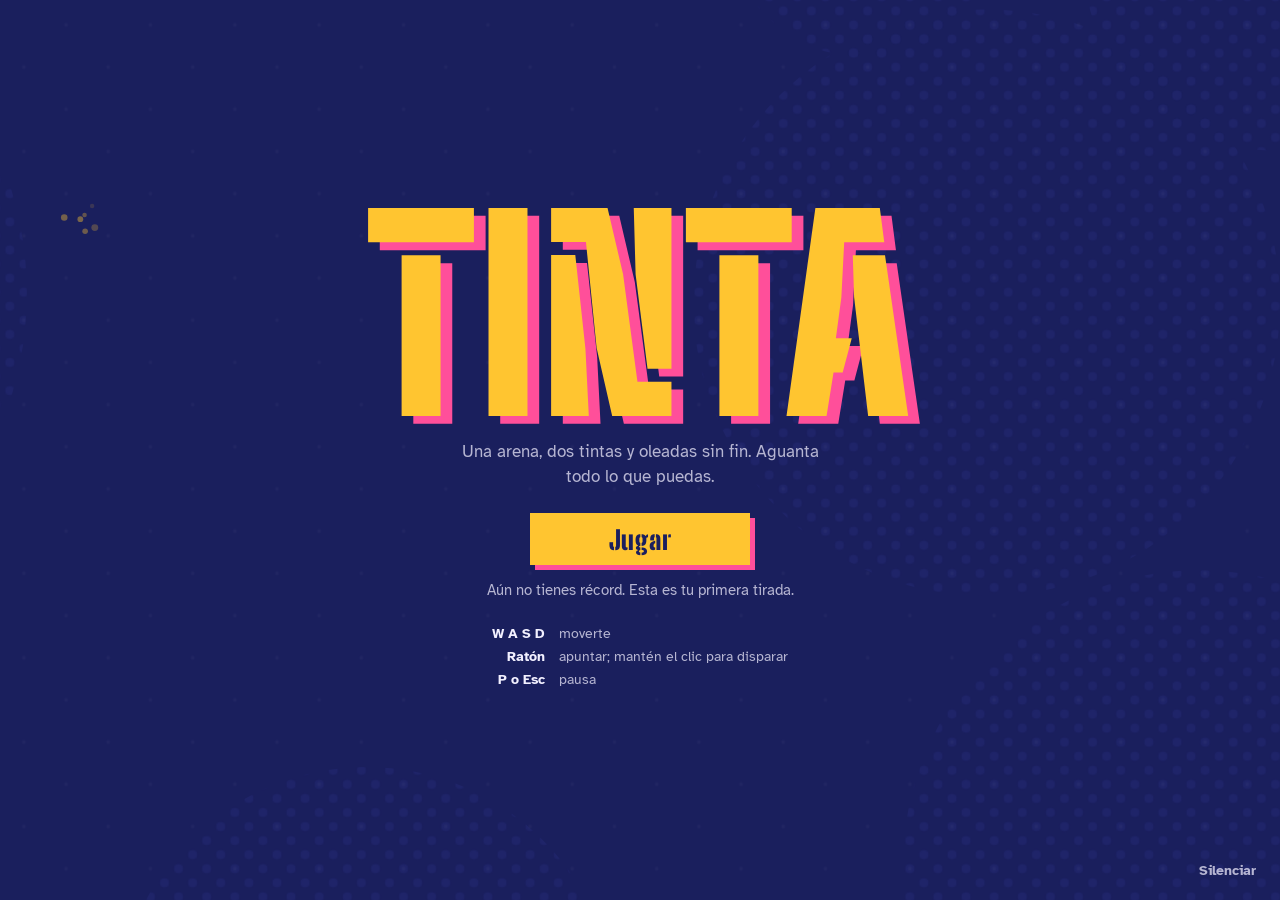
<file: tinta/index.html>
<!doctype html>
<html lang="es">
<head>
  <meta charset="utf-8">
  <meta name="viewport" content="width=device-width, initial-scale=1, viewport-fit=cover, user-scalable=no">
  <meta name="theme-color" content="#1B1F5E">
  <meta name="description" content="Tinta: shooter de arena a dos tintas. Sobrevive a las oleadas.">
  <title>Tinta</title>
  <link rel="manifest" href="manifest.webmanifest">
  <link rel="icon" href="assets/icon.svg" type="image/svg+xml">
  <link rel="preload" href="assets/fonts/bigshoulders-stencil.woff2" as="font" type="font/woff2" crossorigin>
  <link rel="stylesheet" href="src/style.css">
</head>
<body>
  <main id="juego" class="juego" aria-label="Tinta">
    <canvas id="lienzo" aria-hidden="true"></canvas>

    <!-- HUD -->
    <div class="hud" id="hud" hidden>
      <div class="hud-izq">
        <div class="vida" id="vida" aria-label="Vida"></div>
        <div class="poderes" id="poderes"></div>
      </div>
      <div class="hud-der">
        <div class="oleada"><span class="oleada-num" id="oleada">1</span><span class="oleada-txt">oleada</span></div>
        <div class="puntos" id="puntos">0</div>
      </div>
      <button class="btn-pausa" id="btnPausa" type="button" aria-label="Pausar">
        <svg viewBox="0 0 20 20" width="18" height="18" aria-hidden="true"><rect x="4" y="3" width="4" height="14"/><rect x="12" y="3" width="4" height="14"/></svg>
      </button>
      <div class="jefe" id="jefe" hidden>
        <span class="jefe-nombre">La Prensa</span>
        <div class="jefe-barra"><i id="jefeBarra"></i></div>
      </div>
      <div class="aviso" id="aviso" aria-live="polite"></div>
    </div>

    <!-- Inicio -->
    <section class="pantalla pantalla-inicio" id="pInicio">
      <h1 class="logo" aria-label="Tinta"><span data-t="TINTA">TINTA</span></h1>
      <p class="lema">Una arena, dos tintas y oleadas sin fin. Aguanta todo lo que puedas.</p>
      <button class="btn btn-tinta" id="btnJugar" type="button">Jugar</button>
      <p class="record" id="recordInicio"></p>
      <dl class="controles" id="controles"></dl>
      <button class="btn-sonido" id="btnSonidoInicio" type="button"></button>
    </section>

    <!-- Pausa -->
    <section class="pantalla pantalla-pausa" id="pPausa" hidden>
      <h2 class="titulo">En pausa</h2>
      <button class="btn btn-tinta" id="btnSeguir" type="button">Seguir</button>
      <button class="btn btn-linea" id="btnSonidoPausa" type="button"></button>
      <button class="btn btn-linea" id="btnSalir" type="button">Salir al inicio</button>
    </section>

    <!-- Fin -->
    <section class="pantalla pantalla-fin" id="pFin" hidden>
      <h2 class="titulo">Fin de la tirada</h2>
      <div class="fin-datos">
        <div><span class="fin-num" id="finPuntos">0</span><span class="fin-et">puntos</span></div>
        <div><span class="fin-num" id="finOleada">1</span><span class="fin-et">oleada</span></div>
      </div>
      <p class="sello" id="finRecord" hidden>Nuevo récord</p>
      <p class="record" id="finMejor"></p>
      <button class="btn btn-tinta" id="btnOtra" type="button">Otra tirada</button>
      <button class="btn btn-linea" id="btnInicio" type="button">Volver al inicio</button>
    </section>
  </main>

  <noscript>Tinta necesita JavaScript para funcionar.</noscript>
  <script type="module" src="src/main.js"></script>
</body>
</html>
</file>
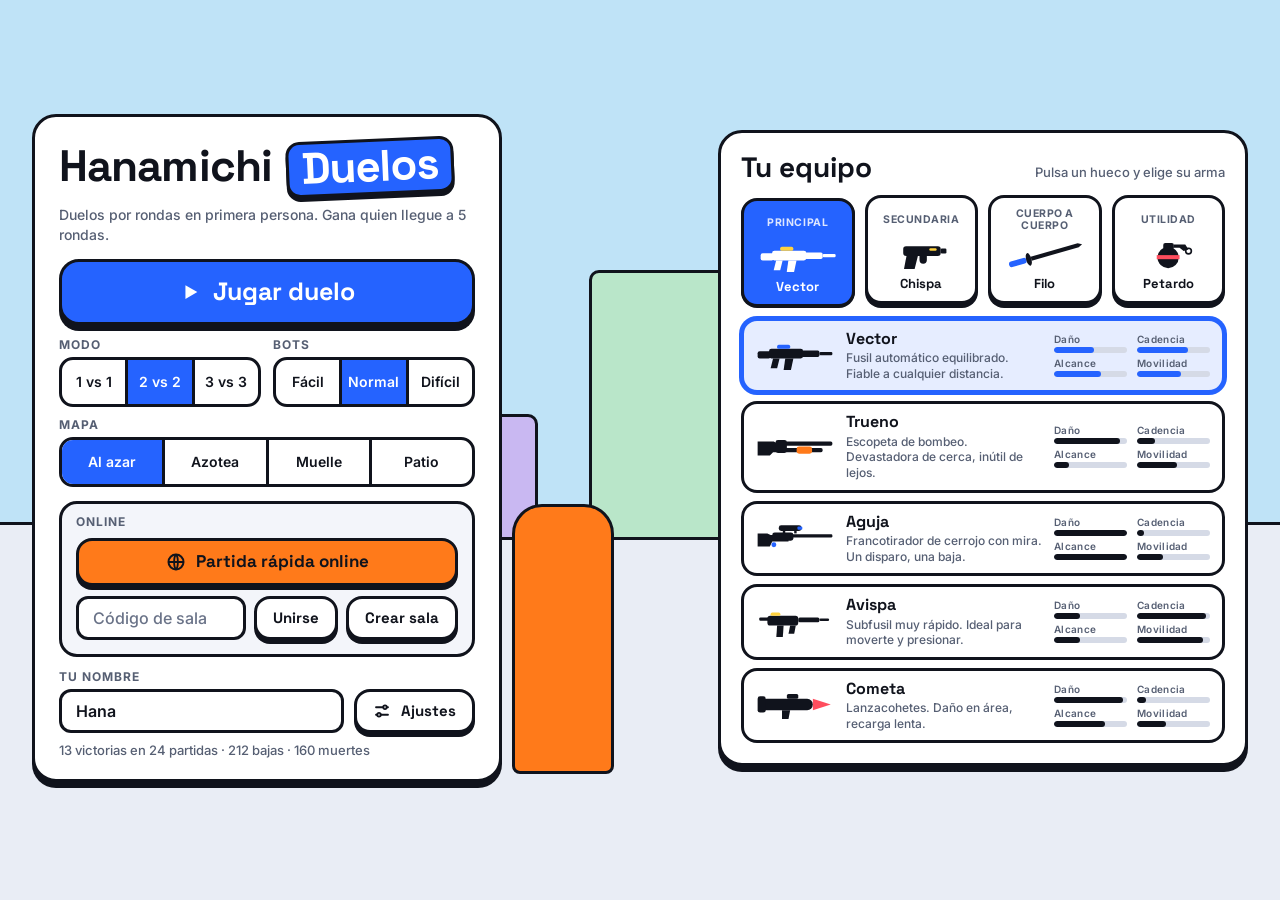
<file: hanamichi/demo/ui.html>
<!doctype html>
<html lang="es">
<head>
  <meta charset="utf-8">
  <meta name="viewport" content="width=device-width, initial-scale=1, viewport-fit=cover, user-scalable=no">
  <title>Demo de interfaz</title>
  <link rel="stylesheet" href="../src/estilo.css">
  <style>
    /* Fondo que simula la escena 3D: bloques pastel y un personaje. */
    #fondo { position: fixed; inset: 0; background: #BFE3F7; overflow: hidden; }
    #fondo i { position: absolute; border: 3px solid #10131C; border-radius: 10px; }
    #fondo .suelo { left: -5%; right: -5%; bottom: 0; height: 42%; background: #E9EDF5; border-width: 3px 0 0; border-radius: 0; }
    .juego { background: transparent; }
    .carga { display: none !important; }
    .carga.demo-carga { display: grid !important; }
  </style>
</head>
<body>
  <div id="fondo" aria-hidden="true">
    <i class="suelo"></i>
    <i style="left:6%;top:34%;width:20%;height:26%;background:#F7C9A8"></i>
    <i style="left:30%;top:46%;width:12%;height:14%;background:#C9B8F2"></i>
    <i style="left:46%;top:30%;width:14%;height:30%;background:#B9E6C9"></i>
    <i style="left:66%;top:40%;width:24%;height:20%;background:#FBE3D3"></i>
    <i style="left:78%;top:22%;width:10%;height:18%;background:#D3E8F5"></i>
    <i style="left:40%;top:56%;width:8%;height:30%;background:#FF7A1A;border-radius:30px 30px 8px 8px"></i>
  </div>
  <div id="raiz"></div>
  <script type="module" src="./ui-demo.js"></script>
</body>
</html>
</file>
<file: tinta/src/style.css>
/* Tinta: estilos de interfaz. Estética de risografía a dos tintas. */
@font-face {
  font-family: "Shoulders";
  src: url("../assets/fonts/bigshoulders-stencil.woff2") format("woff2");
  font-weight: 100 900;
  font-display: swap;
}
@font-face {
  font-family: "Atkinson";
  src: url("../assets/fonts/atkinson-400.woff2") format("woff2");
  font-weight: 400;
  font-display: swap;
}
@font-face {
  font-family: "Atkinson";
  src: url("../assets/fonts/atkinson-700.woff2") format("woff2");
  font-weight: 700;
  font-display: swap;
}

:root {
  --ultramar: #1B1F5E;
  --trama: #262B78;
  --rosa: #FF4F9A;
  --azafran: #FFC530;
  --menta: #5FE3C0;
  --tiza: #F2F0FF;
  --tiza-suave: rgba(242, 240, 255, .72);
  --sa-t: env(safe-area-inset-top, 0px);
  --sa-r: env(safe-area-inset-right, 0px);
  --sa-b: env(safe-area-inset-bottom, 0px);
  --sa-l: env(safe-area-inset-left, 0px);
  --display: "Shoulders", "Impact", "Arial Narrow", sans-serif;
  --texto: "Atkinson", "Segoe UI", system-ui, sans-serif;
}

* { box-sizing: border-box; }
html, body {
  margin: 0;
  height: 100%;
  background: var(--ultramar);
  color: var(--tiza);
  font-family: var(--texto);
  overflow: hidden;
  overscroll-behavior: none;
  -webkit-tap-highlight-color: transparent;
  -webkit-user-select: none;
  user-select: none;
}

.juego {
  position: fixed;
  inset: 0;
  overflow: hidden;
  touch-action: none;
}
canvas {
  position: absolute;
  inset: 0;
  width: 100%;
  height: 100%;
  display: block;
  cursor: crosshair;
}

/* ---------- HUD ---------- */
.hud {
  position: absolute;
  inset: 0;
  pointer-events: none;
  padding: calc(14px + var(--sa-t)) calc(16px + var(--sa-r)) calc(14px + var(--sa-b)) calc(16px + var(--sa-l));
}
.hud[hidden] { display: none; }
.hud-izq { position: absolute; top: calc(14px + var(--sa-t)); left: calc(16px + var(--sa-l)); }
.hud-der {
  position: absolute;
  top: calc(8px + var(--sa-t));
  right: calc(16px + var(--sa-r));
  text-align: right;
  line-height: 1;
}

/* La vida es una tira de sellos */
.vida { display: flex; gap: 5px; }
.vida i {
  width: 18px; height: 22px;
  background: var(--azafran);
  clip-path: polygon(0 12%, 12% 0, 25% 12%, 37% 0, 50% 12%, 62% 0, 75% 12%, 87% 0, 100% 12%, 100% 88%, 87% 100%, 75% 88%, 62% 100%, 50% 88%, 37% 100%, 25% 88%, 12% 100%, 0 88%);
  box-shadow: 3px 3px 0 var(--rosa);
}
.vida i.vacia { background: transparent; outline: 2px solid rgba(255, 197, 48, .35); outline-offset: -4px; }
.vida i.golpe { animation: sello 0.35s steps(3); }
@keyframes sello { 50% { transform: translate(3px, -2px); background: var(--rosa); } }

.poderes { display: flex; gap: 8px; margin-top: 10px; }
.poder {
  display: flex; align-items: center; gap: 6px;
  font: 700 13px/1 var(--texto);
  color: var(--menta);
}
.poder b {
  width: 22px; height: 22px; border-radius: 50%;
  display: grid; place-items: center;
  background: var(--menta); color: var(--ultramar);
  font: 900 15px/1 var(--display);
}
.poder s { /* barra de tiempo */
  display: block; width: 36px; height: 3px; background: rgba(95, 227, 192, .25); text-decoration: none; position: relative;
}
.poder s::after { content: ""; position: absolute; inset: 0; width: var(--p, 100%); background: var(--menta); }

.oleada { display: flex; align-items: baseline; justify-content: flex-end; gap: 6px; }
.oleada-num {
  font: 900 clamp(44px, 9vmin, 76px)/0.9 var(--display);
  color: var(--azafran);
  text-shadow: 3px 2px 0 var(--rosa);
}
.oleada-txt { font: 700 14px/1 var(--texto); color: var(--tiza-suave); }
.puntos {
  font: 800 clamp(24px, 4.6vmin, 34px)/1 var(--display);
  letter-spacing: .02em;
  font-variant-numeric: tabular-nums;
  margin-top: 4px;
}

.btn-pausa {
  pointer-events: auto;
  position: absolute;
  top: calc(12px + var(--sa-t));
  left: 50%;
  transform: translateX(-50%);
  width: 40px; height: 40px;
  border: 2px solid var(--tiza-suave); border-radius: 50%;
  background: rgba(27, 31, 94, .6);
  fill: var(--tiza);
  display: grid; place-items: center;
  cursor: pointer;
}
.btn-pausa:focus-visible { outline: 3px solid var(--menta); outline-offset: 2px; }

.jefe {
  position: absolute;
  left: 50%; transform: translateX(-50%);
  top: calc(62px + var(--sa-t));
  width: min(420px, 70vw);
  text-align: center;
}
.jefe[hidden] { display: none; }
.jefe-nombre { font: 900 20px/1 var(--display); color: var(--rosa); letter-spacing: .04em; }
.jefe-barra { height: 8px; margin-top: 5px; background: rgba(255, 79, 154, .2); box-shadow: 3px 3px 0 var(--trama); }
.jefe-barra i { display: block; height: 100%; width: 100%; background: var(--rosa); transform-origin: left; }

.aviso {
  position: absolute; left: 0; right: 0; top: 34%;
  text-align: center;
  font: 900 clamp(48px, 13vmin, 120px)/0.9 var(--display);
  color: var(--azafran);
  text-shadow: 5px 4px 0 var(--rosa);
  opacity: 0;
}
.aviso small { display: block; margin-top: 10px; font: 700 16px/1.3 var(--texto); color: var(--tiza); text-shadow: none; }
.aviso.ver { animation: aviso 1.8s ease-out forwards; }
@keyframes aviso {
  0% { opacity: 0; transform: translate(-8px, 6px); }
  12% { opacity: 1; transform: none; }
  80% { opacity: 1; }
  100% { opacity: 0; }
}

/* ---------- Pantallas ---------- */
.pantalla {
  position: absolute; inset: 0;
  display: flex; flex-direction: column; align-items: center; justify-content: center;
  gap: 16px;
  padding: calc(24px + var(--sa-t)) calc(16px + var(--sa-r)) calc(24px + var(--sa-b)) calc(16px + var(--sa-l));
  text-align: center;
  background: rgba(27, 31, 94, .78);
  overflow-y: auto;
}
.pantalla[hidden] { display: none; }
.pantalla-inicio { background: rgba(27, 31, 94, .55); }

/* El logo: dos capas de tinta mal registradas */
.logo { margin: 0; line-height: .8; }
.logo span {
  position: relative; display: inline-block; isolation: isolate;
  font: 900 clamp(110px, 30vmin, 260px)/.8 var(--display);
  color: var(--azafran);
  letter-spacing: .01em;
  mix-blend-mode: normal;
}
.logo span::before {
  content: attr(data-t);
  position: absolute; left: 0; top: 0;
  color: var(--rosa);
  transform: translate(.045em, .03em);
  z-index: -1;
}
.lema { margin: 4px 0 8px; max-width: 34ch; font-size: 17px; line-height: 1.45; color: var(--tiza-suave); }

.btn {
  font: 900 26px/1 var(--display);
  letter-spacing: .03em;
  min-width: 220px;
  padding: 14px 28px 12px;
  border: 0;
  cursor: pointer;
  color: var(--ultramar);
  transition: transform .08s;
}
.btn:active { transform: translate(3px, 3px); }
.btn:focus-visible { outline: 3px solid var(--menta); outline-offset: 4px; }
.btn-tinta { background: var(--azafran); box-shadow: 5px 5px 0 var(--rosa); }
.btn-tinta:active { box-shadow: 2px 2px 0 var(--rosa); }
.btn-linea {
  background: transparent; color: var(--tiza);
  font-size: 20px; padding: 10px 22px 9px;
  border: 2px solid var(--tiza-suave);
}

.record { margin: 0; font-size: 15px; color: var(--tiza-suave); }
.record b { font: 700 20px/1 var(--display); color: var(--tiza); letter-spacing: .03em; }

.controles {
  display: grid; grid-template-columns: auto auto; gap: 6px 14px;
  margin: 10px 0 0; font-size: 14px; color: var(--tiza-suave); text-align: left;
}
.controles dt { font-weight: 700; color: var(--tiza); text-align: right; }
.controles dd { margin: 0; }

.btn-sonido {
  position: absolute;
  bottom: calc(14px + var(--sa-b)); right: calc(16px + var(--sa-r));
  background: none; border: 0; color: var(--tiza-suave);
  font: 700 14px/1 var(--texto); padding: 8px; cursor: pointer;
}
.btn-sonido:focus-visible { outline: 3px solid var(--menta); }

.titulo {
  margin: 0 0 6px;
  font: 900 clamp(56px, 14vmin, 120px)/.85 var(--display);
  color: var(--azafran);
  text-shadow: 5px 4px 0 var(--rosa);
}
.fin-datos { display: flex; gap: 40px; }
.fin-datos > div { display: flex; flex-direction: column; align-items: center; }
.fin-num { font: 900 clamp(40px, 9vmin, 64px)/1 var(--display); font-variant-numeric: tabular-nums; }
.fin-et { font-size: 14px; color: var(--tiza-suave); }
.sello {
  margin: 0;
  padding: 6px 14px 4px;
  font: 900 22px/1 var(--display);
  color: var(--menta);
  border: 3px solid var(--menta);
  transform: rotate(-6deg);
}
.sello[hidden] { display: none; }

@media (max-height: 520px) {
  .pantalla { gap: 10px; }
  .logo span { font-size: 26vmin; }
  .controles { display: none; }
  .lema { display: none; }
}

@media (prefers-reduced-motion: reduce) {
  .aviso.ver { animation-duration: .01s; opacity: 1; }
  .vida i.golpe { animation: none; }
}
canvas.jugando { cursor: none; }
</file>
<file: hanamichi/src/estilo.css>
/* Hanamichi Duelos: interfaz limpia y colorida. Bloques de color con borde de tinta, esquinas redondeadas y sombra dura. */
@font-face { font-family: "Space Grotesk"; src: url("../assets/fonts/space-grotesk-700.woff2") format("woff2"); font-weight: 700; font-display: swap; }
@font-face { font-family: "Inter"; src: url("../assets/fonts/inter.woff2") format("woff2"); font-weight: 400 700; font-display: swap; }

:root {
  --tinta: #10131C;
  --papel: #FFFFFF;
  --fondo: #F3F5FA;
  --azul: #2563FF;
  --azul-claro: #E6EDFF;
  --naranja: #FF7A1A;
  --naranja-txt: #C2500A;
  --amarillo: #FFD23F;
  --amarillo-claro: #FFF1B8;
  --rojo: #FF4D5E;
  --rojo-txt: #C7283A;
  --verde: #3BD67A;
  --gris: #565F73;
  --gris-claro: #D5DAE6;
  --b: 3px;
  --sa-t: env(safe-area-inset-top, 0px);
  --sa-r: env(safe-area-inset-right, 0px);
  --sa-b: env(safe-area-inset-bottom, 0px);
  --sa-l: env(safe-area-inset-left, 0px);
  --disp: "Space Grotesk", "Arial Narrow", system-ui, sans-serif;
  --txt: "Inter", system-ui, -apple-system, "Segoe UI", sans-serif;
}

* { box-sizing: border-box; }
html, body {
  margin: 0; height: 100%;
  background: var(--fondo);
  color: var(--tinta);
  font: 500 16px/1.4 var(--txt);
  overflow: hidden;
  overscroll-behavior: none;
  -webkit-user-select: none; user-select: none;
  -webkit-tap-highlight-color: transparent;
}
.juego { position: fixed; inset: 0; overflow: hidden; touch-action: none; background: var(--fondo); }
canvas { position: absolute; inset: 0; width: 100%; height: 100%; display: block; }
[hidden] { display: none !important; }
h1, h2, h3, p, ul, ol, dl, dd { margin: 0; }
ul, ol { padding: 0; list-style: none; }
button { font: inherit; color: inherit; cursor: pointer; }
:focus-visible { outline: 3px solid var(--tinta); outline-offset: 3px; }
.btn-principal:focus-visible, .seg [aria-checked="true"]:focus-visible { outline-color: var(--tinta); box-shadow: 0 0 0 3px #fff, 0 0 0 6px var(--tinta); outline: none; }
.velo :focus-visible { outline-color: var(--tinta); }

.ico { fill: currentColor; stroke: none; width: 100%; height: auto; display: block; }
.ico .a { fill: var(--acento, currentColor); }

/* ---------- Botones y controles ---------- */
.btn {
  display: inline-flex; align-items: center; justify-content: center; gap: 10px;
  min-height: 48px; padding: 0 22px;
  font: 700 17px/1 var(--disp);
  border: var(--b) solid var(--tinta); border-radius: 16px;
  background: var(--papel); color: var(--tinta);
  box-shadow: 0 4px 0 var(--tinta);
  transition: transform .08s, box-shadow .08s, background-color .12s;
}
.btn svg { flex: none; fill: currentColor; stroke: currentColor; }
.btn:hover { transform: translateY(-1px); box-shadow: 0 5px 0 var(--tinta); }
.btn:active { transform: translateY(4px); box-shadow: 0 0 0 var(--tinta); }
.btn-principal { background: var(--azul); color: #fff; box-shadow: 0 6px 0 var(--tinta); }
.btn-principal:hover { transform: translateY(-1px); box-shadow: 0 7px 0 var(--tinta); }
.btn-principal:active { transform: translateY(6px); box-shadow: 0 0 0 var(--tinta); }
.btn-grande { min-height: 66px; font-size: 25px; border-radius: 20px; gap: 12px; }
.btn-grande svg { fill: #fff; stroke: none; }
.btn-online { background: var(--naranja); color: var(--tinta); width: 100%; }
.btn-peq { min-height: 44px; padding: 0 16px; font-size: 15px; }
.btn-mini { min-height: 36px; padding: 0 14px; font-size: 14px; border-radius: 12px; }
.btn-peligro { color: var(--rojo-txt); }
.btn[disabled] { opacity: .5; pointer-events: none; }

.etiqueta { display: block; margin-bottom: 6px; font: 700 12px/1 var(--txt); letter-spacing: .08em; text-transform: uppercase; color: var(--gris); }

.seg { display: flex; border: var(--b) solid var(--tinta); border-radius: 14px; overflow: hidden; background: var(--papel); }
.seg button { flex: 1; min-height: 44px; padding: 0 8px; border: 0; background: transparent; font: 600 14px/1.1 var(--txt); color: var(--tinta); white-space: nowrap; }
.seg button + button { border-left: var(--b) solid var(--tinta); }
.seg button:hover { background: var(--azul-claro); }
.seg button[aria-checked="true"] { background: var(--azul); color: #fff; }
.seg :focus-visible { outline-offset: -6px; }

input[type="text"] {
  height: 44px; padding: 0 14px; min-width: 0;
  border: var(--b) solid var(--tinta); border-radius: 12px; background: var(--papel); color: var(--tinta);
  font: 600 16px/1 var(--txt);
  -webkit-user-select: text; user-select: text;
}
input[type="text"]::placeholder { color: #6A7388; font-weight: 500; }
#codigoSala { text-transform: uppercase; letter-spacing: .12em; }
#codigoSala::placeholder { text-transform: none; letter-spacing: 0; }

kbd {
  display: inline-block; min-width: 24px; padding: 2px 6px; margin-right: 3px;
  border: 2px solid var(--tinta); border-radius: 7px; background: var(--papel);
  font: 700 12px/1.3 var(--disp); text-align: center; box-shadow: 0 2px 0 var(--tinta);
}
dl.ayuda i { font: 500 11px/1 var(--txt); color: var(--gris); margin: 0 6px 0 3px; font-style: normal; }

input[type="range"] {
  -webkit-appearance: none; appearance: none; width: 100%; height: 22px; margin: 0; background: transparent; --v: 50%;
}
input[type="range"]::-webkit-slider-runnable-track { height: 10px; border: 2px solid var(--tinta); border-radius: 6px; background: linear-gradient(to right, var(--azul) var(--v), #fff var(--v)); }
input[type="range"]::-moz-range-track { height: 6px; border: 2px solid var(--tinta); border-radius: 6px; background: linear-gradient(to right, var(--azul) var(--v), #fff var(--v)); }
input[type="range"]::-webkit-slider-thumb { -webkit-appearance: none; width: 24px; height: 24px; margin-top: -9px; border: var(--b) solid var(--tinta); border-radius: 50%; background: #fff; box-shadow: 0 2px 0 var(--tinta); }
input[type="range"]::-moz-range-thumb { width: 18px; height: 18px; border: var(--b) solid var(--tinta); border-radius: 50%; background: #fff; box-shadow: 0 2px 0 var(--tinta); }

.interruptor { position: relative; width: 56px; height: 32px; padding: 0; border: var(--b) solid var(--tinta); border-radius: 16px; background: var(--gris-claro); transition: background-color .12s; }
.interruptor i { position: absolute; top: 3px; left: 3px; width: 20px; height: 20px; border: 2px solid var(--tinta); border-radius: 50%; background: #fff; transition: transform .12s; }
.interruptor[aria-checked="true"] { background: var(--azul); }
.interruptor[aria-checked="true"] i { transform: translateX(24px); }

/* ---------- Pantallas ---------- */
.pantalla { position: absolute; inset: 0; z-index: 20; overflow-y: auto; touch-action: pan-y; -webkit-overflow-scrolling: touch; }
.velo { display: flex; align-items: center; justify-content: center; padding: calc(16px + var(--sa-t)) calc(16px + var(--sa-r)) calc(16px + var(--sa-b)) calc(16px + var(--sa-l)); background: rgba(16, 19, 28, .55); }
.velo > .caja { margin: auto; }
.caja {
  position: relative; width: min(100%, 460px); padding: 28px;
  background: var(--papel); border: var(--b) solid var(--tinta); border-radius: 26px; box-shadow: 0 8px 0 var(--tinta);
  display: flex; flex-direction: column; gap: 16px;
}
.caja-peq { width: min(100%, 400px); text-align: center; align-items: center; }
.caja-ancha { width: min(100%, 820px); }
.caja-equipo { width: min(100%, 600px); }
.caja-fin { width: min(100%, 880px); text-align: center; }
.grande { font: 700 40px/1 var(--disp); letter-spacing: -.01em; }
.nota { font-size: 13px; color: var(--gris); }
.stats { font-size: 13px; color: var(--gris); }
.tarjeta { background: var(--papel); border: var(--b) solid var(--tinta); border-radius: 24px; box-shadow: 0 6px 0 var(--tinta); }

/* ---------- Menú ---------- */
.menu {
  display: flex; padding: calc(24px + var(--sa-t)) calc(32px + var(--sa-r)) calc(28px + var(--sa-b)) calc(32px + var(--sa-l));
}
.menu-grid {
  width: 100%; max-width: 1480px; margin: auto;
  display: grid; grid-template-columns: minmax(380px, 470px) minmax(0, 1fr) minmax(420px, 530px); gap: 24px; align-items: center;
}
.menu-izq { padding: 22px 24px 20px; display: flex; flex-direction: column; gap: 14px; }
.titulo h1 { font: 700 44px/1 var(--disp); letter-spacing: -.02em; }
.titulo h1 span { display: inline-block; margin-left: 4px; padding: 2px 12px 4px; background: var(--azul); color: #fff; border: var(--b) solid var(--tinta); border-radius: 14px; transform: rotate(-2.5deg); box-shadow: 0 4px 0 var(--tinta); }
.titulo p { margin-top: 10px; font-size: 14px; color: var(--gris); }
.ajustes-juego { display: grid; grid-template-columns: 1fr 1fr; gap: 12px; }
.ajustes-juego .ancho { grid-column: 1 / -1; }
.ajustes-juego .seg button { padding: 0 4px; }
.online { padding: 12px 14px 14px; background: var(--fondo); border: var(--b) solid var(--tinta); border-radius: 18px; display: flex; flex-direction: column; gap: 10px; }
.online .etiqueta { margin: 0; }
.sala { display: flex; gap: 8px; }
.sala input { flex: 1; width: 0; min-width: 0; }
.menu-pie { display: grid; grid-template-columns: 1fr auto; gap: 8px 10px; align-items: end; }
.nombre-campo { display: block; }
.nombre-campo input { width: 100%; }
.menu-pie .stats { grid-column: 1 / -1; }

/* Panel «Tu equipo» (menú, pausa y entre rondas) */
.menu-der { padding: 20px; }
.eq-cab { display: flex; align-items: baseline; justify-content: space-between; gap: 12px; margin-bottom: 14px; }
.eq-cab h2 { font: 700 28px/1 var(--disp); }
.eq-cab p { font-size: 13px; color: var(--gris); text-align: right; }
.eq-slots { display: grid; grid-template-columns: repeat(4, 1fr); gap: 10px; }
.eq-slot {
  display: flex; flex-direction: column; align-items: center; gap: 6px; padding: 10px 6px 10px; min-width: 0;
  background: var(--papel); border: var(--b) solid var(--tinta); border-radius: 16px; box-shadow: 0 4px 0 var(--tinta); color: var(--tinta);
  transition: transform .08s, box-shadow .08s;
}
.eq-slot:hover { transform: translateY(-1px); }
.eq-slot .eq-r { font: 700 10.5px/1.1 var(--txt); letter-spacing: .05em; text-transform: uppercase; color: var(--gris); height: 24px; display: flex; align-items: center; text-align: center; }
.eq-slot .ico { width: 82%; max-width: 86px; }
.eq-slot b { font: 700 13px/1.1 var(--disp); max-width: 100%; overflow: hidden; text-overflow: ellipsis; white-space: nowrap; }
.eq-slot.sel { background: var(--azul); color: #fff; transform: translateY(3px); box-shadow: 0 1px 0 var(--tinta); }
.eq-slot.sel .eq-r { color: #DDE6FF; }
.eq-slot.sel .ico .a { fill: var(--amarillo); }
.eq-lista { margin-top: 14px; display: flex; flex-direction: column; gap: 8px; }
.eq-op {
  display: grid; grid-template-columns: 78px minmax(0, 1fr) 156px; align-items: center; gap: 12px; padding: 9px 12px; text-align: left;
  background: var(--papel); border: var(--b) solid var(--tinta); border-radius: 16px; color: var(--tinta);
  transition: background-color .1s;
}
.eq-op:hover { background: var(--fondo); }
.eq-op.on { background: var(--azul-claro); border-color: var(--azul); box-shadow: 0 0 0 2px var(--azul); }
.eq-txt { min-width: 0; }
.eq-txt b { display: block; font: 700 16px/1.15 var(--disp); }
.eq-txt small { display: block; margin-top: 2px; font-size: 12px; line-height: 1.3; color: var(--gris); }
.eq-stats { display: grid; grid-template-columns: 1fr 1fr; gap: 5px 10px; }
.eq-st em { display: block; font: 600 10px/1 var(--txt); font-style: normal; color: var(--gris); letter-spacing: .03em; margin-bottom: 3px; }
.eq-st i { display: block; height: 6px; border-radius: 3px; background: var(--gris-claro); overflow: hidden; }
.eq-st i::before { content: ""; display: block; height: 100%; width: var(--v); background: var(--azul); border-radius: 3px; }
.eq-op:not(.on) .eq-st i::before { background: var(--tinta); }
.destaca { animation: destaca .7s ease-out; }
.caja-equipo .eq-cab { margin-bottom: 12px; }
.caja-equipo .eq-op { grid-template-columns: 74px minmax(0, 1fr) 140px; }

/* ---------- Conexión, pausa, ajustes, fin ---------- */
.rueda { width: 54px; height: 54px; border: 6px solid var(--gris-claro); border-top-color: var(--azul); border-radius: 50%; animation: gira .9s linear infinite; }
.error .rueda { animation: none; border-color: var(--rojo); display: grid; place-items: center; }
.error .rueda::after { content: "!"; font: 700 28px/1 var(--disp); color: var(--rojo-txt); }
.caja-peq h2 { font: 700 28px/1.1 var(--disp); }
.caja-peq p { color: var(--gris); }
.caja-peq .btn { min-width: 160px; }

.pausa-grid, .ajustes-grid { display: grid; grid-template-columns: minmax(0, 260px) minmax(0, 1fr); gap: 28px; align-items: start; }
.ajustes-grid { grid-template-columns: minmax(0, 1fr) minmax(0, 1fr); }
.pausa-botones { display: flex; flex-direction: column; gap: 12px; }
.pausa-botones .btn { width: 100%; }
.chuleta h3 { font: 700 12px/1 var(--txt); letter-spacing: .08em; text-transform: uppercase; color: var(--gris); margin-bottom: 10px; }
dl.ayuda { display: grid; grid-template-columns: auto 1fr; gap: 7px 12px; align-items: center; font-size: 13px; }
dl.ayuda dt { white-space: nowrap; }
dl.ayuda dd { color: var(--tinta); }
.chuleta { padding: 14px 16px; background: var(--fondo); border: var(--b) solid var(--tinta); border-radius: 18px; }

.ajustes-col { display: flex; flex-direction: column; gap: 14px; }
.ajuste { display: grid; grid-template-columns: 1fr auto; gap: 2px 8px; align-items: center; font: 600 14px/1.2 var(--txt); }
.ajuste input { grid-column: 1 / -1; }
.ajuste output { font: 700 14px/1 var(--disp); color: var(--azul); min-width: 3ch; text-align: right; }
.ajuste-seg { display: flex; align-items: center; justify-content: space-between; gap: 12px; }
.ajuste-seg .seg { width: 170px; }

.fin-sup { font: 700 13px/1 var(--txt); letter-spacing: .1em; text-transform: uppercase; color: var(--gris); }
.caja-fin .grande { font-size: 60px; }
.caja-fin.gana .grande { color: var(--azul); }
.caja-fin.pierde .grande { color: var(--naranja-txt); }
.fin-marcador, .fr-marcador { display: flex; align-items: center; justify-content: center; gap: 18px; font: 700 76px/1 var(--disp); }
.fin-marcador { font-size: 64px; margin: -4px 0 0; }
.fin-marcador i, .fr-marcador i { font-style: normal; color: var(--gris); }
.az { color: var(--azul); }
.na { color: var(--naranja-txt); }
.fin-tablas { display: grid; grid-template-columns: 1fr 1fr; gap: 14px; text-align: left; }
.tabla-eq { border: var(--b) solid var(--tinta); border-radius: 16px; overflow: hidden; background: var(--papel); }
.tabla-eq h3 { padding: 8px 12px; font: 700 15px/1.2 var(--disp); }
.tabla-eq.az h3 { background: var(--azul); color: #fff; }
.tabla-eq.na h3 { background: var(--naranja); color: var(--tinta); }
.fila { display: grid; grid-template-columns: minmax(0, 1fr) 34px 34px 52px; gap: 6px; align-items: center; padding: 7px 12px; font-size: 14px; border-top: 1px solid var(--gris-claro); color: var(--tinta); }
.fila > span + span { text-align: right; font-variant-numeric: tabular-nums; }
.fila .nom { overflow: hidden; text-overflow: ellipsis; white-space: nowrap; font-weight: 600; }
.fila.cab { border-top: 0; background: var(--fondo); font: 700 11px/1 var(--txt); letter-spacing: .06em; text-transform: uppercase; color: var(--gris); padding: 6px 12px; }
.fila.yo { background: var(--amarillo-claro); font-weight: 700; }
.fila.caido .nom { color: var(--gris); text-decoration: line-through; text-decoration-thickness: 1.5px; }
.fin-botones { display: flex; justify-content: center; gap: 14px; flex-wrap: wrap; }
.fin-botones .btn { min-width: 190px; }

/* ---------- Carga y aviso ---------- */
.carga { position: absolute; inset: 0; z-index: 100; display: grid; place-items: center; padding: 24px; background: var(--fondo); text-align: center; color: var(--tinta); }
.carga-caja { display: flex; flex-direction: column; align-items: center; gap: 22px; max-width: 480px; }
.carga-logo { font: 700 clamp(36px, 8vw, 58px)/1 var(--disp); letter-spacing: -.02em; }
.carga-logo span { display: inline-block; padding: 2px 12px 5px; background: var(--azul); color: #fff; border: var(--b) solid var(--tinta); border-radius: 14px; transform: rotate(-2.5deg); box-shadow: 0 4px 0 var(--tinta); }
.carga-barra { width: min(280px, 70vw); height: 16px; border: var(--b) solid var(--tinta); border-radius: 10px; overflow: hidden; background: var(--papel); }
.carga-barra i { display: block; width: 40%; height: 100%; background: var(--azul); border-radius: 8px; animation: carga 1.2s ease-in-out infinite; }
.carga-consejo { font-size: 15px; color: var(--gris); }
.toast { position: absolute; z-index: 120; left: 50%; bottom: calc(96px + var(--sa-b)); transform: translateX(-50%); max-width: min(90vw, 440px); padding: 12px 18px; background: var(--tinta); color: #fff; border-radius: 14px; font: 600 14px/1.3 var(--txt); text-align: center; box-shadow: 0 4px 0 rgba(16, 19, 28, .35); animation: toast .2s ease-out; pointer-events: none; }

/* ---------- Efectos de pantalla ---------- */
.lineas { position: absolute; inset: 0; z-index: 4; opacity: 0; pointer-events: none; transition: opacity .35s;
  background: repeating-conic-gradient(from 3deg at 50% 50%, transparent 0 7deg, rgba(255, 255, 255, .9) 7.3deg 7.6deg);
  -webkit-mask-image: radial-gradient(circle at 50% 50%, transparent 38%, #000 90%); mask-image: radial-gradient(circle at 50% 50%, transparent 38%, #000 90%); }
.lineas.ver { opacity: .3; }
.dano-borde, .borde-estado { position: absolute; inset: 0; z-index: 5; pointer-events: none; opacity: 0; }
.dano-borde { box-shadow: inset 0 0 12em 2em rgba(255, 77, 94, .55); }
.dano-borde.ver { animation: flash .5s ease-out; }
.borde-estado { opacity: 1; box-shadow: inset 0 0 0 0 transparent; transition: box-shadow .3s; }
.borde-estado.baja { box-shadow: inset 0 0 11em 3em rgba(255, 77, 94, .42); animation: pulso 1.5s ease-in-out infinite; }
.borde-estado.protegido { box-shadow: inset 0 0 0 6px rgba(37, 99, 255, .55); }
.mira-franco { position: absolute; inset: 0; z-index: 6; pointer-events: none; --r: min(44vh, 44vw); background: radial-gradient(circle at 50% 50%, transparent calc(var(--r) - 2px), #0B0D13 var(--r)); }
.mira-franco::after { content: ""; position: absolute; left: 50%; top: 50%; width: calc(var(--r) * 2); height: calc(var(--r) * 2); transform: translate(-50%, -50%); border: 5px solid var(--tinta); border-radius: 50%; }
.mira-franco i { position: absolute; left: 50%; top: 50%; background: rgba(16, 19, 28, .85); transform: translate(-50%, -50%); }
.mira-franco .mf-h { width: calc(var(--r) * 2); height: 2px; }
.mira-franco .mf-v { width: 2px; height: calc(var(--r) * 2); }
.mira-franco b { position: absolute; left: 50%; top: 50%; width: 8px; height: 8px; transform: translate(-50%, -50%); border-radius: 50%; background: var(--rojo); box-shadow: 0 0 0 2px var(--tinta); }

/* ---------- HUD ---------- */
.hud {
  position: absolute; inset: 0; z-index: 10; pointer-events: none;
  font: 600 clamp(12px, 2.1vh, 17px)/1.25 var(--txt); color: var(--tinta);
  padding: var(--sa-t) var(--sa-r) var(--sa-b) var(--sa-l);
}
.hud > *, .hud .sup { position: absolute; }
.hud button, .hud .guia { pointer-events: auto; }
.trazo, .vida-cifra b, .municion b, .municion small, .cuenta, .numeros span, .anuncio b, .ronda-banner b, .util-cd, .t-cd {
  color: #fff; -webkit-text-stroke: .1em var(--tinta); paint-order: stroke fill; text-shadow: 0 .07em 0 var(--tinta);
}
.sup { top: .8em; left: 50%; transform: translateX(-50%); display: flex; flex-direction: column; align-items: center; gap: .55em; }
.marcador { display: flex; align-items: center; gap: .8em; padding: .4em 1.1em; background: var(--papel); border: var(--b) solid var(--tinta); border-radius: 1.6em; box-shadow: 0 .3em 0 var(--tinta); }
.puntos { display: flex; gap: .3em; }
.puntos i { width: .95em; height: .95em; border: 2px solid var(--tinta); border-radius: 50%; background: var(--papel); }
.puntos.az i.on { background: var(--azul); }
.puntos.na i.on { background: var(--naranja); }
.m-num { font: 700 2.2em/1 var(--disp); min-width: .7em; text-align: center; font-variant-numeric: tabular-nums; }
.m-medio { display: flex; flex-direction: column; align-items: center; min-width: 4.8em; line-height: 1.05; }
.m-medio b { font: 700 1.6em/1.05 var(--disp); font-variant-numeric: tabular-nums; }
.m-medio b.urgente { color: var(--rojo-txt); }
.m-medio small { font: 700 .72em/1.2 var(--txt); letter-spacing: .08em; text-transform: uppercase; color: var(--gris); }
.vivos { display: flex; gap: 1.6em; }
.vivos-eq { display: flex; gap: .45em; }
.chip { width: 2.3em; }
.chip span { display: grid; place-items: center; width: 2.3em; height: 2.3em; border: var(--b) solid var(--tinta); border-radius: .75em; font: 700 1em/1 var(--disp); box-shadow: 0 .18em 0 var(--tinta); }
.vivos-eq.az .chip span { background: var(--azul); color: #fff; }
.vivos-eq.na .chip span { background: var(--naranja); color: var(--tinta); }
.chip i { display: block; height: .32em; margin-top: .35em; border-radius: .2em; background: rgba(16, 19, 28, .6); overflow: hidden; }
.chip u { display: block; height: 100%; background: #fff; text-decoration: none; }
.chip.yo span { box-shadow: 0 0 0 .2em var(--amarillo), 0 .18em 0 .2em var(--tinta); }
.chip.caido span { background: var(--gris-claro); color: var(--gris); box-shadow: none; position: relative; }
.chip.caido span::after { content: ""; position: absolute; left: 14%; right: 14%; top: 50%; height: 3px; background: var(--tinta); transform: rotate(-35deg); border-radius: 2px; }
.chip.caido i { opacity: .25; }
.espectando { padding: .45em 1.2em; background: var(--papel); border: var(--b) solid var(--tinta); border-radius: 99px; box-shadow: 0 .25em 0 var(--tinta); font-size: .95em; white-space: nowrap; }
.espectando b { font: 700 1.1em var(--disp); display: inline-block; max-width: 10em; vertical-align: bottom; overflow: hidden; text-overflow: ellipsis; margin-left: .2em; }

.btn-pausa { top: .8em; left: .8em; width: max(44px, 2.9em); height: max(44px, 2.9em); display: grid; place-items: center; padding: 0; background: var(--papel); border: var(--b) solid var(--tinta); border-radius: .9em; box-shadow: 0 .25em 0 var(--tinta); }
.btn-pausa svg { fill: var(--tinta); }
.btn-pausa:active { transform: translateY(.2em); box-shadow: none; }
.red-chip, .fps { top: calc(.8em + max(44px, 2.9em) + .7em); left: .8em; padding: .25em .8em; background: var(--papel); border: 2px solid var(--tinta); border-radius: 99px; font-size: .8em; white-space: nowrap; }
.red-chip { top: .8em; left: calc(.8em + max(44px, 2.9em) + .7em); font-weight: 700; }
.red-chip.conectado { border-color: var(--tinta); box-shadow: inset .9em 0 0 -.3em var(--verde); padding-left: 1.6em; }
.red-chip.reconectando, .red-chip.conectando { box-shadow: inset .9em 0 0 -.3em var(--amarillo); padding-left: 1.6em; }
.red-chip.caido { box-shadow: inset .9em 0 0 -.3em var(--rojo); padding-left: 1.6em; }
.fps { font-family: var(--disp); font-weight: 700; font-variant-numeric: tabular-nums; }

.feed { top: .8em; right: .8em; display: flex; flex-direction: column; align-items: flex-end; gap: .4em; max-width: 46%; }
.feed li { display: flex; align-items: center; gap: .55em; padding: .3em .8em; background: var(--papel); border: var(--b) solid var(--tinta); border-radius: .9em; box-shadow: 0 .18em 0 var(--tinta); animation: entra .25s ease-out; }
.feed li.yo { box-shadow: 0 0 0 .2em var(--amarillo), 0 .18em 0 .2em var(--tinta); }
.feed b { font: 700 .95em/1.1 var(--disp); max-width: 7.5em; overflow: hidden; text-overflow: ellipsis; white-space: nowrap; }
.feed .f-arma { display: flex; align-items: center; gap: .4em; color: var(--tinta); }
.feed .f-arma .ico { width: 3.1em; height: auto; }
.feed .f-arma em { padding: .12em .5em; background: var(--amarillo); border: 2px solid var(--tinta); border-radius: .6em; font: 700 .62em/1.2 var(--disp); font-style: normal; text-transform: uppercase; letter-spacing: .04em; }

.cruz { left: 50%; top: 50%; width: 0; height: 0; --s: 6px; }
.cruz i { position: absolute; background: #fff; box-shadow: 0 0 0 1.5px rgba(16, 19, 28, .9); transition: transform .06s linear; }
.cruz i:nth-child(1) { left: -1px; top: -10px; width: 2px; height: 9px; transform: translateY(calc(var(--s) * -1)); }
.cruz i:nth-child(2) { left: -1px; top: 1px; width: 2px; height: 9px; transform: translateY(var(--s)); }
.cruz i:nth-child(3) { top: -1px; left: -10px; height: 2px; width: 9px; transform: translateX(calc(var(--s) * -1)); }
.cruz i:nth-child(4) { top: -1px; left: 1px; height: 2px; width: 9px; transform: translateX(var(--s)); }
.cruz b { position: absolute; left: -2px; top: -2px; width: 4px; height: 4px; border-radius: 50%; background: #fff; box-shadow: 0 0 0 1.5px rgba(16, 19, 28, .9); opacity: .9; }
.cruz.cuerpo i { display: none; }
.cruz.cuerpo b { left: -3.5px; top: -3.5px; width: 7px; height: 7px; opacity: 1; }
.marca { left: 50%; top: 50%; width: 0; height: 0; opacity: 0; }
.marca i { position: absolute; left: -1.5px; top: -1.5px; width: 3px; height: 11px; background: #fff; box-shadow: 0 0 0 1.5px var(--tinta); border-radius: 1px; }
.marca i:nth-child(1) { transform: rotate(45deg) translateY(-17px); }
.marca i:nth-child(2) { transform: rotate(135deg) translateY(-17px); }
.marca i:nth-child(3) { transform: rotate(225deg) translateY(-17px); }
.marca i:nth-child(4) { transform: rotate(315deg) translateY(-17px); }
.marca.cabeza i { background: var(--amarillo); }
.marca.letal i { background: var(--rojo); height: 14px; }
.marca.ver { animation: impacto .28s ease-out; }
.direcciones { left: 50%; top: 50%; width: 0; height: 0; }
.dir { position: absolute; left: 0; top: 0; width: 0; height: 0; opacity: 0; }
.dir i { position: absolute; left: -1em; top: -11em; width: 2em; height: 2em; border-top: .55em solid var(--rojo); border-left: .55em solid var(--rojo); border-radius: .2em; transform: rotate(45deg); filter: drop-shadow(0 .12em 0 var(--tinta)); }
.dir.ver { animation: direccion 1s ease-out; }
.numeros { left: calc(50% + 2.4em); top: calc(50% - 4em); }
.numeros span { display: block; font: 700 2em/1 var(--disp); opacity: 0; white-space: nowrap; }
.numeros span.cabeza { color: var(--amarillo); }
.numeros span.pop { animation: numero 1s ease-out forwards; }

.anuncio { left: 50%; top: 64%; transform: translateX(-50%); text-align: center; opacity: 0; white-space: nowrap; }
.anuncio small { display: block; font: 700 .8em/1 var(--txt); letter-spacing: .14em; text-transform: uppercase; color: #fff; text-shadow: 0 .1em 0 var(--tinta), 0 0 .3em var(--tinta); margin-bottom: .2em; }
.anuncio b { display: inline-block; max-width: 11em; overflow: hidden; text-overflow: ellipsis; vertical-align: bottom; font: 700 1.9em/1.1 var(--disp); }
.anuncio div { display: flex; gap: .4em; justify-content: center; margin-top: .3em; }
.anuncio em { padding: .15em .8em; background: var(--papel); border: var(--b) solid var(--tinta); border-radius: 99px; font: 700 .85em/1.2 var(--disp); font-style: normal; text-transform: uppercase; letter-spacing: .04em; }
.anuncio em.crit { background: var(--amarillo); }
.anuncio.multi b { font-size: 2.3em; }
.anuncio.ver { animation: anuncio 2.2s ease-out forwards; }
.aviso { left: 50%; top: 57%; transform: translateX(-50%); opacity: 0; transition: opacity .12s; }
.aviso.ver { opacity: 1; }
.aviso span { display: block; padding: .35em 1.3em; background: var(--tinta); color: #fff; border-radius: 99px; font: 700 .95em/1.1 var(--disp); text-transform: uppercase; letter-spacing: .1em; white-space: nowrap; }
.aviso.vacia span { background: #C7283A; }

.ronda-banner { left: 50%; top: 20%; transform: translateX(-50%); text-align: center; opacity: 0; }
.ronda-banner small { display: inline-block; padding: .2em .9em; margin-bottom: .35em; background: var(--azul); color: #fff; border: 2px solid var(--tinta); border-radius: 99px; font: 700 .8em/1.2 var(--txt); letter-spacing: .14em; text-transform: uppercase; }
.ronda-banner b { display: block; font: 700 2.8em/1 var(--disp); white-space: nowrap; }
.ronda-banner.ver { animation: banner 2.4s ease-out forwards; }
.cuenta { left: 50%; top: 31%; transform: translateX(-50%); font: 700 6.2em/1 var(--disp); opacity: 0; white-space: nowrap; }
.cuenta.num { animation: cuenta 1s ease-out forwards; }
.cuenta.ya { font-size: 3.6em; color: var(--amarillo); animation: ya 1.3s ease-out forwards; }
.fin-ronda { left: 50%; top: 20%; width: min(26em, 92vw); transform: translateX(-50%); padding: .9em 1.4em 1.1em; text-align: center; background: var(--papel); border: var(--b) solid var(--tinta); border-radius: 1.6em; box-shadow: 0 .4em 0 var(--tinta); }
.fin-ronda small { display: block; font: 700 .8em/1 var(--txt); letter-spacing: .1em; text-transform: uppercase; color: var(--gris); }
.fin-ronda h2 { margin-top: .35em; font: 700 2.3em/1 var(--disp); }
.fin-ronda.gana h2 { color: var(--azul); }
.fin-ronda.pierde h2 { color: var(--naranja-txt); }
.fr-marcador { margin-top: .25em; gap: .35em; font-size: 4.4em; line-height: 1; }
.fin-ronda.ver { animation: pop .35s cubic-bezier(.2, 1.4, .4, 1); }

.vida { left: .9em; bottom: .9em; display: flex; align-items: flex-end; gap: .7em; }
.vida-cifra { display: flex; flex-direction: column; align-items: flex-start; }
.vida-cifra b { font: 700 4.4em/.9 var(--disp); font-variant-numeric: tabular-nums; min-width: 1.5em; }
.vida-cifra small { margin-top: .2em; font: 700 .72em/1 var(--txt); letter-spacing: .14em; text-transform: uppercase; color: #fff; text-shadow: 0 .1em 0 var(--tinta), 0 0 .3em var(--tinta); }
.vida-barras { width: 13em; padding-bottom: .5em; }
.escudo-barra { height: .75em; margin-bottom: .35em; border: 2px solid var(--tinta); border-radius: .5em; background: rgba(255, 255, 255, .55); overflow: hidden; opacity: 0; transition: opacity .2s; }
.escudo-barra.ver { opacity: 1; }
.escudo-barra i, .vida-barra i, .vida-barra b { display: block; height: 100%; width: 100%; transform-origin: left; }
.escudo-barra i { background: var(--azul); transition: transform .15s; }
.vida-barra { position: relative; height: 1.4em; border: var(--b) solid var(--tinta); border-radius: .9em; background: #1E2433; overflow: hidden; box-shadow: 0 .2em 0 var(--tinta); }
.vida-barra b { position: absolute; inset: 0; background: #fff; transition: transform .5s ease-out .4s; }
.vida-barra i { position: absolute; inset: 0; background: var(--verde); transition: transform .12s, background-color .2s; }
.vida.baja .vida-barra i { background: var(--rojo); }
.vida.baja .vida-cifra b { color: var(--rojo); animation: latido 1s ease-in-out infinite; }

.inventario { left: 50%; bottom: .9em; transform: translateX(-50%); display: flex; align-items: flex-end; gap: 1.3em; }
.ranuras { display: flex; gap: .55em; }
.slot, .util { position: relative; width: 5.4em; height: 4.2em; display: grid; place-items: center; background: var(--papel); border: var(--b) solid var(--tinta); border-radius: 1em; box-shadow: 0 .25em 0 var(--tinta); color: var(--tinta); overflow: hidden; }
.slot .ico, .util .ico { width: 3.8em; }
.slot kbd, .util kbd { position: absolute; left: .35em; top: .25em; min-width: 0; padding: 0; margin: 0; border: 0; background: none; box-shadow: none; font: 700 .8em/1 var(--disp); color: var(--gris); }
.slot.activa { background: var(--azul); color: #fff; transform: translateY(-.35em); box-shadow: 0 .6em 0 var(--tinta); }
.slot.activa kbd { color: #DDE6FF; }
.slot.activa .ico .a { fill: var(--amarillo); }
.util::before { content: ""; position: absolute; inset: 0; opacity: 0; background: conic-gradient(from 0deg, transparent var(--p, 360deg), rgba(16, 19, 28, .66) 0); }
.util.espera::before { opacity: 1; }
.util.espera .ico { opacity: .55; }
.util-cd { position: absolute; font: 700 1.6em/1 var(--disp); }
.util.usada { animation: usada .4s ease-out; }
.util.no, .t-util.no { animation: no .3s linear; }

.arma { right: .9em; bottom: .9em; display: flex; flex-direction: column; align-items: flex-end; gap: .35em; min-width: 11em; }
.municion { display: flex; align-items: baseline; gap: .3em; line-height: .9; }
.municion b { font: 700 4.4em/.9 var(--disp); font-variant-numeric: tabular-nums; }
.municion small { font: 700 1.8em/1 var(--disp); }
.arma.poca .municion b { color: var(--amarillo); }
.arma.vacia .municion b { color: var(--rojo); }
.arma-nombre { padding: .22em .9em; background: var(--tinta); color: #fff; border-radius: 99px; font: 700 .85em/1.2 var(--disp); text-transform: uppercase; letter-spacing: .08em; }
.recarga-barra { width: 100%; height: .7em; border: 2px solid var(--tinta); border-radius: .5em; background: rgba(255, 255, 255, .55); overflow: hidden; opacity: 0; transition: opacity .1s; }
.recarga-barra.ver { opacity: 1; }
.recarga-barra i { display: block; height: 100%; background: var(--amarillo); transform-origin: left; transform: scaleX(0); }
.arma.cuerpo .municion b { font-size: 2.6em; opacity: .85; }

.muerto { left: 50%; top: 58%; transform: translateX(-50%); width: min(22em, 90vw); padding: .8em 1.3em 1em; text-align: center; background: var(--papel); border: var(--b) solid var(--tinta); border-radius: 1.4em; box-shadow: 0 .35em 0 var(--tinta); }
.muerto small { display: block; font: 700 .8em/1 var(--txt); letter-spacing: .12em; text-transform: uppercase; color: var(--gris); }
.muerto > b { display: block; max-width: 100%; margin-top: .25em; overflow: hidden; text-overflow: ellipsis; white-space: nowrap; font: 700 2em/1.1 var(--disp); color: var(--naranja-txt); }
.muerto p { color: var(--gris); font-size: .95em; }
.muerto-vida { margin-top: .6em; font-size: .9em; }
.muerto-vida i { display: block; margin-top: .3em; height: .6em; border: 2px solid var(--tinta); border-radius: .4em; background: var(--gris-claro); overflow: hidden; }
.muerto-vida u { display: block; height: 100%; background: var(--rojo); text-decoration: none; }
.muerto.ver { animation: pop .35s cubic-bezier(.2, 1.4, .4, 1); }

.tabla { left: 50%; top: 50%; transform: translate(-50%, -50%); width: min(56em, 94vw); padding: 1em 1.2em .9em; background: var(--papel); border: var(--b) solid var(--tinta); border-radius: 1.6em; box-shadow: 0 .4em 0 var(--tinta); font-size: .92em; }
.tabla header { display: flex; justify-content: space-between; align-items: baseline; margin-bottom: .7em; }
.tabla h2 { font: 700 1.5em/1 var(--disp); }
.tabla header span { font: 700 1em var(--disp); color: var(--gris); }
.tabla-cols { display: grid; grid-template-columns: 1fr 1fr; gap: 1em; }
.tabla footer { margin-top: .6em; font-size: .8em; color: var(--gris); }
.tabla .fila { font-size: 1em; }

.guia { left: .8em; top: 36%; width: 17.5em; padding: .9em 1em 1em; background: var(--papel); border: var(--b) solid var(--tinta); border-radius: 1.2em; box-shadow: 0 .3em 0 var(--tinta); }
.guia h3 { font: 700 1.15em/1.1 var(--disp); margin-bottom: .4em; }
.guia ul { list-style: disc; padding-left: 1.1em; display: flex; flex-direction: column; gap: .3em; font-size: .88em; }
.guia .btn { margin-top: .8em; }
.con-mira .guia, .con-mira .arma-nombre { visibility: hidden; }

/* ---------- Controles táctiles ---------- */
.tactil { position: absolute; inset: 0; z-index: 12; pointer-events: none; }
.t-btn {
  position: absolute; display: grid; place-items: center; padding: 0; pointer-events: auto; touch-action: none; overflow: hidden;
  width: 56px; height: 56px; border: var(--b) solid var(--tinta); border-radius: 50%;
  background: rgba(255, 255, 255, .9); color: var(--tinta); box-shadow: 0 4px 0 var(--tinta);
}
.t-btn svg { width: 55%; height: 55%; fill: var(--tinta); stroke: var(--tinta); }
.t-btn.activo { transform: translateY(4px); box-shadow: 0 0 0 var(--tinta); }
.t-btn.fijo { background: var(--azul); }
.t-btn.fijo svg { stroke: #fff; }
.t-disparar { width: 92px; height: 92px; right: calc(22px + var(--sa-r)); bottom: calc(26px + var(--sa-b)); background: var(--azul); box-shadow: 0 6px 0 var(--tinta); }
.t-disparar svg { stroke: #fff; fill: #fff; width: 52%; height: 52%; }
.t-apuntar { right: calc(128px + var(--sa-r)); bottom: calc(26px + var(--sa-b)); }
.t-saltar { right: calc(26px + var(--sa-r)); bottom: calc(132px + var(--sa-b)); }
.t-agachar { right: calc(100px + var(--sa-r)); bottom: calc(112px + var(--sa-b)); width: 52px; height: 52px; }
.t-util { right: calc(194px + var(--sa-r)); bottom: calc(60px + var(--sa-b)); width: 54px; height: 54px; }
.t-util svg { width: 70%; height: auto; fill: currentColor; stroke: none; }
.t-util svg .a { fill: var(--acento, currentColor); }
.t-util::before { content: ""; position: absolute; inset: 0; opacity: 0; background: conic-gradient(from 0deg, transparent var(--p, 360deg), rgba(16, 19, 28, .66) 0); }
.t-util.espera::before { opacity: 1; }
.t-cd { position: absolute; font: 700 20px/1 var(--disp); }
.t-recargar { right: calc(26px + var(--sa-r)); bottom: calc(204px + var(--sa-b)); width: 48px; height: 48px; }
.t-siguiente { right: calc(88px + var(--sa-r)); bottom: calc(190px + var(--sa-b)); width: 48px; height: 48px; }
.t-tabla { left: calc(76px + var(--sa-l)); top: calc(.8em + var(--sa-t)); width: 44px; height: 44px; font-size: clamp(12px, 2.1vh, 17px); border-radius: 14px; box-shadow: 0 3px 0 var(--tinta); }

.es-tactil .feed li:nth-last-child(n+3) { display: none; }
.es-tactil .feed { font-size: .9em; }
.es-tactil .red-chip { left: calc(.8em + 100px); }
.es-tactil .util { display: none; }
.es-tactil .slot { width: 4.4em; height: 3.4em; }
.es-tactil .slot kbd { display: none; }
.es-tactil .slot .ico { width: 3.2em; }
.es-tactil .arma { right: auto; left: 50%; bottom: 5.8em; transform: translateX(-50%); flex-direction: row; align-items: center; gap: .8em; min-width: 0; }
.es-tactil .municion b { font-size: 3em; }
.es-tactil .municion small { font-size: 1.3em; }
.es-tactil .recarga-barra { position: absolute; left: 0; right: 0; bottom: -.9em; }
.es-tactil .vida-cifra b { font-size: 3.4em; }
.es-tactil .vida-barras { width: 9em; }
.es-tactil .guia { top: 30%; width: 15em; }

/* ---------- Animaciones ---------- */
@keyframes gira { to { transform: rotate(360deg); } }
@keyframes carga { 0% { transform: translateX(-100%); } 100% { transform: translateX(250%); } }
@keyframes toast { from { opacity: 0; transform: translate(-50%, 8px); } }
@keyframes destaca { 0% { box-shadow: 0 0 0 0 var(--azul); } 40% { box-shadow: 0 0 0 8px var(--azul); } 100% { box-shadow: 0 6px 0 var(--tinta); } }
@keyframes flash { 0% { opacity: 1; } 100% { opacity: 0; } }
@keyframes pulso { 50% { opacity: .55; } }
@keyframes entra { from { opacity: 0; transform: translateX(14px); } }
@keyframes impacto { 0% { opacity: 1; transform: scale(1.35); } 100% { opacity: 0; transform: scale(1); } }
@keyframes direccion { 0% { opacity: 1; } 60% { opacity: .9; } 100% { opacity: 0; } }
@keyframes numero { 0% { opacity: 1; transform: scale(1.4); } 15% { transform: scale(1); } 65% { opacity: 1; } 100% { opacity: 0; transform: translateY(-1.2em); } }
@keyframes anuncio { 0% { opacity: 0; transform: translateX(-50%) scale(.8); } 10% { opacity: 1; transform: translateX(-50%) scale(1.05); } 18% { transform: translateX(-50%) scale(1); } 75% { opacity: 1; } 100% { opacity: 0; } }
@keyframes banner { 0% { opacity: 0; transform: translateX(-50%) translateY(-.6em); } 10% { opacity: 1; transform: translateX(-50%); } 78% { opacity: 1; } 100% { opacity: 0; } }
@keyframes cuenta { 0% { opacity: 0; transform: translateX(-50%) scale(1.5); } 20% { opacity: 1; transform: translateX(-50%) scale(1); } 75% { opacity: 1; } 100% { opacity: 0; transform: translateX(-50%) scale(.9); } }
@keyframes ya { 0% { opacity: 0; transform: translateX(-50%) scale(.6); } 15% { opacity: 1; transform: translateX(-50%) scale(1.1); } 25% { transform: translateX(-50%) scale(1); } 70% { opacity: 1; } 100% { opacity: 0; } }
@keyframes pop { 0% { opacity: 0; transform: translateX(-50%) scale(.85); } 100% { opacity: 1; transform: translateX(-50%) scale(1); } }
@keyframes latido { 50% { transform: scale(1.06); } }
@keyframes usada { 0% { transform: scale(1); } 30% { transform: scale(1.15); box-shadow: 0 0 0 .3em var(--amarillo), 0 .25em 0 var(--tinta); } 100% { transform: scale(1); } }
@keyframes no { 0%, 100% { transform: translateX(0); } 25% { transform: translateX(-5px); } 75% { transform: translateX(5px); } }
@keyframes aparece { 0%, 100% { opacity: 0; } 12%, 80% { opacity: 1; } }

/* ---------- Adaptación ---------- */
@media (max-width: 1180px) {
  .menu-grid { grid-template-columns: minmax(340px, 1fr) minmax(380px, 1fr); }
  .menu-centro { display: none; }
}
@media (max-width: 800px) {
  .menu { padding: calc(14px + var(--sa-t)) calc(14px + var(--sa-r)) calc(18px + var(--sa-b)) calc(14px + var(--sa-l)); }
  .menu-grid { grid-template-columns: minmax(0, 1fr); gap: 16px; max-width: 560px; }
  .titulo h1 { font-size: 38px; }
  .eq-op { grid-template-columns: 70px minmax(0, 1fr); }
  .eq-op .eq-stats { grid-column: 1 / -1; }
  .pausa-grid, .ajustes-grid { grid-template-columns: minmax(0, 1fr); gap: 16px; }
  .caja { padding: 22px 18px; }
  .caja-fin .grande { font-size: 48px; }
  .fin-tablas, .tabla-cols { grid-template-columns: minmax(0, 1fr); }
  .caja-equipo .eq-op { grid-template-columns: 70px minmax(0, 1fr); }
}
/* Móvil apaisado y pantallas bajas: más compacto, con desplazamiento si hace falta. */
@media (max-height: 560px) {
  :root { --b: 2px; }
  .menu { padding: calc(10px + var(--sa-t)) calc(12px + var(--sa-r)) calc(14px + var(--sa-b)) calc(12px + var(--sa-l)); }
  .menu-grid { grid-template-columns: minmax(0, 1fr) minmax(0, 1fr); gap: 12px; align-items: start; max-width: none; }
  .menu-centro { display: none; }
  .menu-izq { padding: 14px; gap: 10px; }
  .titulo h1 { font-size: 30px; }
  .titulo p { display: none; }
  .btn-grande { min-height: 52px; font-size: 20px; }
  .menu-der { padding: 14px; }
  .eq-cab h2 { font-size: 22px; }
  .eq-cab p { display: none; }
  .eq-slot .eq-r { height: 20px; font-size: 9.5px; }
  .eq-op { grid-template-columns: 62px minmax(0, 1fr); padding: 7px 9px; gap: 8px; }
  .eq-op .eq-stats { grid-column: 1 / -1; }
  .ajustes-juego { gap: 8px; }
  .caja { padding: 16px 18px; gap: 10px; box-shadow: 0 5px 0 var(--tinta); }
  .grande { font-size: 30px; }
  .pausa-grid { grid-template-columns: 210px minmax(0, 1fr); gap: 14px; }
  .ajustes-grid { gap: 14px; }
  .chuleta { padding: 10px 12px; }
  dl.ayuda { gap: 5px 10px; font-size: 12px; }
  .caja-fin .grande { font-size: 36px; }
  .fin-marcador { font-size: 44px; }
  .fin-botones .btn { min-width: 150px; }
  .caja-fin { gap: 8px; }
  .fila { padding: 5px 10px; font-size: 13px; }
  .tabla-eq h3 { padding: 5px 10px; font-size: 13px; }
  .fin-tablas { gap: 10px; }
  .ajustes-col { gap: 8px; }
  .ajuste-seg .seg { width: 150px; }
  .btn { min-height: 44px; }
}
@media (max-height: 560px) and (min-width: 801px) {
  .eq-op { grid-template-columns: 62px minmax(0, 1fr) 118px; }
  .eq-op .eq-stats { grid-column: auto; }
}
@media (max-width: 800px) and (max-height: 560px) {
  .menu-grid { grid-template-columns: minmax(0, 1fr) minmax(0, 1fr); }
  .pausa-grid { grid-template-columns: 190px minmax(0, 1fr); }
  .ajustes-grid, .fin-tablas, .tabla-cols { grid-template-columns: minmax(0, 1fr) minmax(0, 1fr); }
  .caja-fin .grande { font-size: 30px; }
  .fin-marcador { font-size: 34px; }
}
/* Vertical en móvil: HUD mínimo (el juego se pensó para apaisado). */
@media (max-width: 560px) and (orientation: portrait) {
  .hud { font-size: 11px; }
  .puntos { display: none; }
  .marcador { gap: .5em; padding: .3em .8em; }
  .feed { top: 11em; max-width: 62%; }
  .es-tactil .feed li:nth-last-child(n+2) { display: none; }
  .inventario { left: .8em; transform: none; bottom: 12.5em; }
  .es-tactil .arma { left: .8em; transform: none; bottom: 18.5em; }
  .tabla-cols { grid-template-columns: 1fr; }
}
@media (max-width: 480px) {
  .sala { flex-wrap: wrap; }
  .sala input { flex: 1 1 100%; width: 100%; }
  .sala .btn { flex: 1; }
}
@media (prefers-reduced-motion: reduce) {
  *, *::before, *::after { transition-duration: .01ms !important; scroll-behavior: auto !important; }
  .rueda, .carga-barra i, .borde-estado.baja, .vida.baja .vida-cifra b, .destaca, .toast, .feed li, .fin-ronda.ver, .muerto.ver, .util.usada, .util.no, .t-util.no { animation: none !important; }
  .ronda-banner.ver, .anuncio.ver, .cuenta.num, .cuenta.ya, .numeros span.pop, .dir.ver, .marca.ver, .dano-borde.ver { animation: aparece 1.4s linear forwards !important; transform: translateX(-50%); }
  .numeros span.pop, .dir.ver, .marca.ver, .dano-borde.ver { transform: none; }
  .carga-barra i { width: 100%; }
}
</file>
